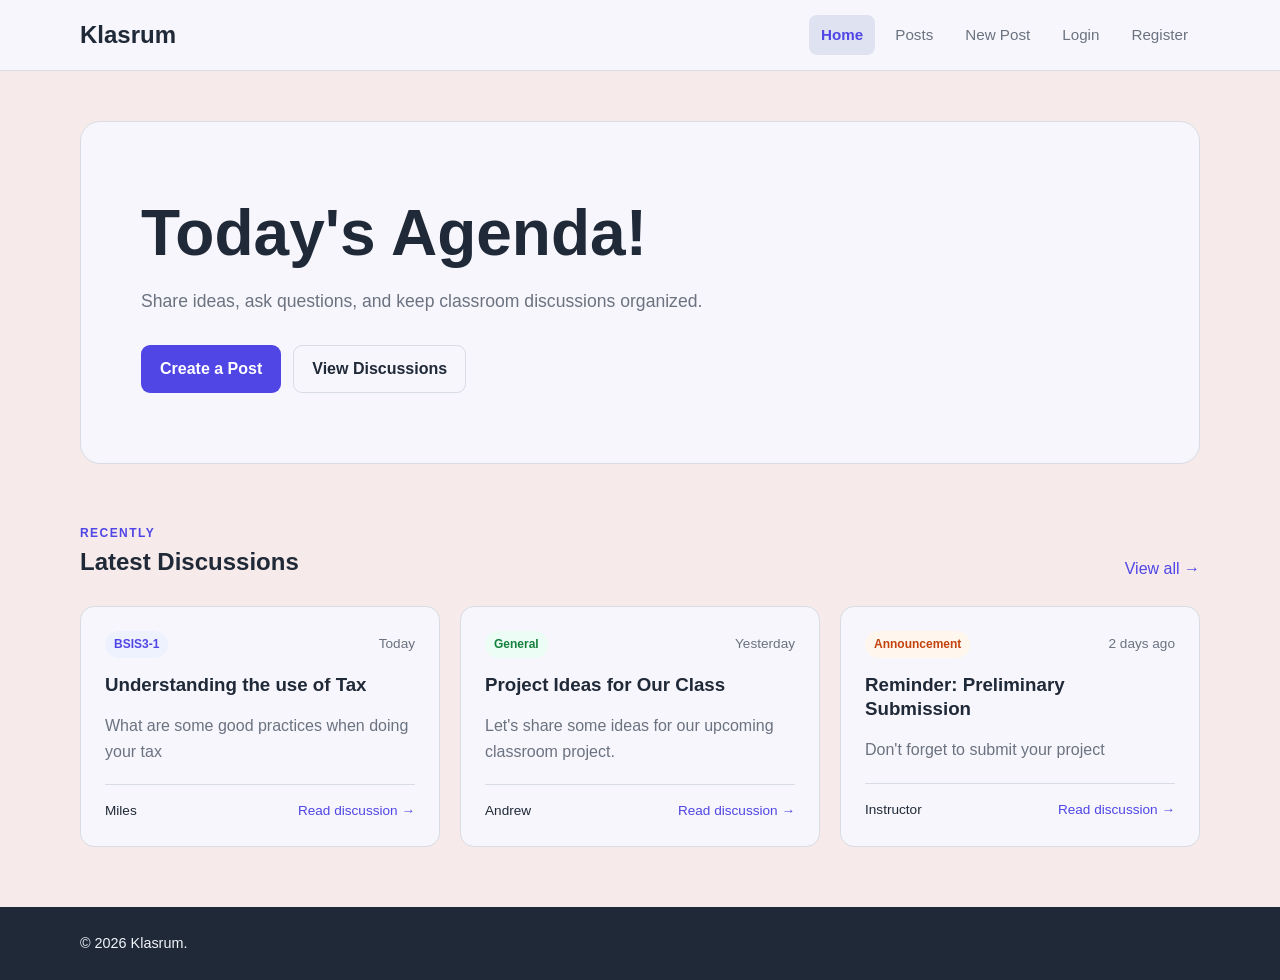
<file: klasrum_2.0/index.html>
<!DOCTYPE html>
<html lang="en">
<head>
    <meta charset="UTF-8">
    <meta name="viewport" content="width=device-width, initial-scale=1">
    <meta name="description" content="Klasrum - A simple classroom discussion board">
    <title>Home</title>
    <link rel="stylesheet" href="style.css">
</head>

<body>

    <header class="site-header">
        <div class="container nav-container">
            <a class="logo" href="index.html">Klasrum</a>

            <nav aria-label="Main navigation">
                <a class="active" href="index.html">Home</a>
                <a href="post.html">Posts</a>
                <a href="post-new.html">New Post</a>
                <a href="login.html">Login</a>
                <a href="register.html">Register</a>
            </nav>
        </div>
    </header>

    <main class="container">

        <section class="hero">
            <div>
                <p class="eyebrow"></p>
                <h1>Today's Agenda!</h1>
                <p>
                    Share ideas, ask questions, and keep classroom
                    discussions organized.
                </p>

                <div class="hero-buttons">
                    <a class="button primary-button" href="post-new.html">
                        Create a Post
                    </a>

                    <a class="button secondary-button" href="post.html">
                        View Discussions
                    </a>
                </div>
            </div>
        </section>

        <section class="section">
            <div class="section-heading">
                <div>
                    <p class="eyebrow">RECENTLY</p>
                    <h2>Latest Discussions</h2>
                </div>

                <a href="post.html">View all →</a>
            </div>

            <div class="post-grid">

                <article class="post-card">
                    <div class="post-meta">
                        <span class="tag">BSIS3-1</span>
                        <span>Today</span>
                    </div>

                    <h3>
                        Understanding the use of Tax
                    </h3>

                    <p>
                        What are some good practices when doing your tax
                    </p>

                    <div class="post-footer">
                        <span>Miles</span>
                        <a href="post.html">Read discussion →</a>
                    </div>
                </article>

                <article class="post-card">
                    <div class="post-meta">
                        <span class="tag green">General</span>
                        <span>Yesterday</span>
                    </div>

                    <h3>
                        Project Ideas for Our Class
                    </h3>

                    <p>
                        Let's share some ideas for our upcoming
                        classroom project.
                    </p>

                    <div class="post-footer">
                        <span>Andrew</span>
                        <a href="post.html">Read discussion →</a>
                    </div>
                </article>

                <article class="post-card">
                    <div class="post-meta">
                        <span class="tag orange">Announcement</span>
                        <span>2 days ago</span>
                    </div>

                    <h3>
                        Reminder: Preliminary Submission
                    </h3>

                    <p>
                        Don't forget to submit your project
                    </p>

                    <div class="post-footer">
                        <span>Instructor</span>
                        <a href="post.html">Read discussion →</a>
                    </div>
                </article>

            </div>
        </section>

    </main>

    <footer class="site-footer">
        <div class="container">
            <p>© 2026 Klasrum.</p>
        </div>
    </footer>

</body>
</html>
</file>
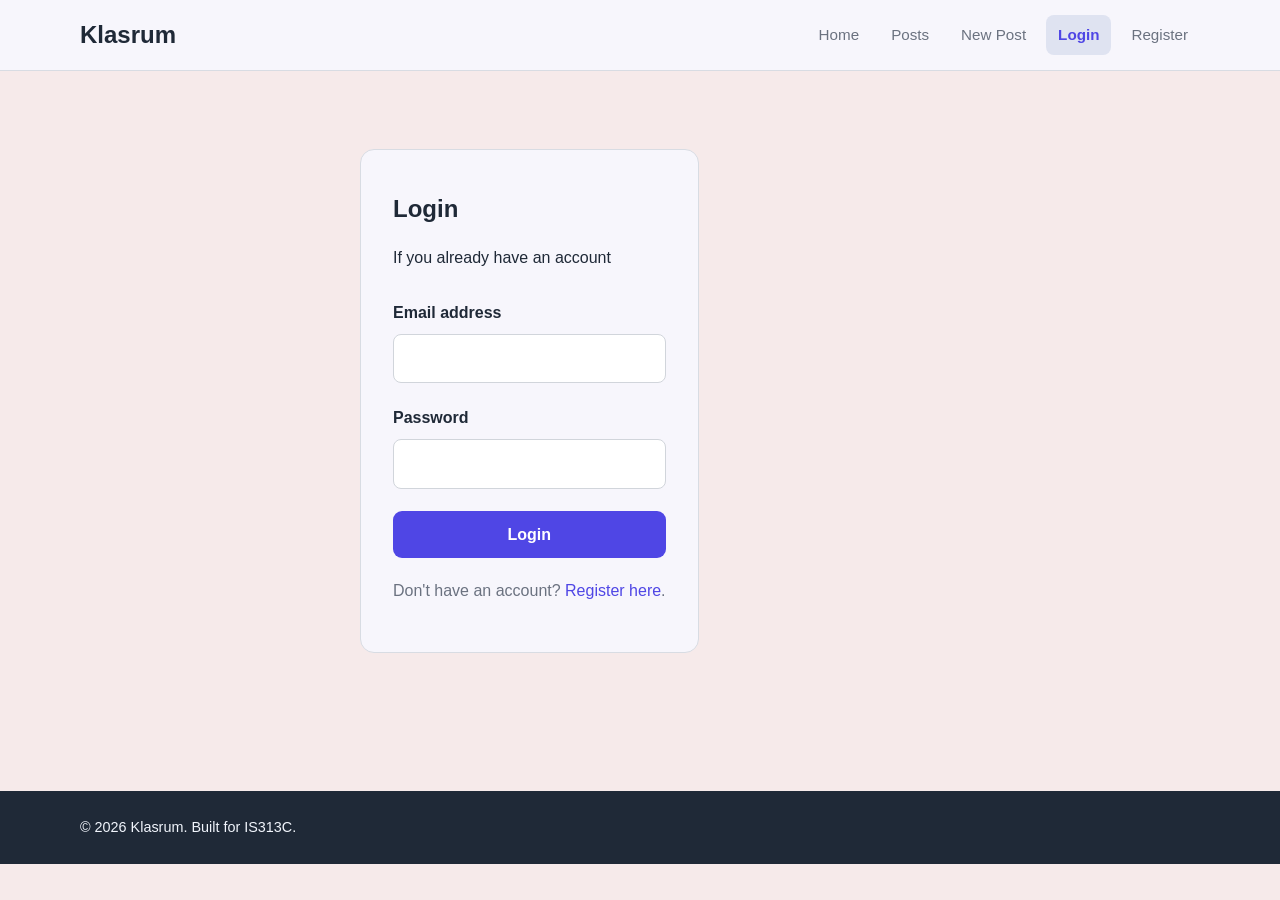
<file: klasrum_2.0/login.html>
<!DOCTYPE html>
<html lang="en">
<head>
    <meta charset="UTF-8">
    <meta name="viewport" content="width=device-width, initial-scale=1">
    <meta name="description" content="Login to Klasrum">
    <title>Login</title>
    <link rel="stylesheet" href="style.css">
</head>

<body>

    <header class="site-header">
        <div class="container nav-container">
            <a class="logo" href="index.html">Klasrum</a>

            <nav aria-label="Main navigation">
                <a href="index.html">Home</a>
                <a href="post.html">Posts</a>
                <a href="post-new.html">New Post</a>
                <a class="active" href="login.html">Login</a>
                <a href="register.html">Register</a>
            </nav>
        </div>
    </header>

    <main class="container auth-container">

        <section class="form-card">

            <div class="auth-heading">
                <p class="eyebrow"></p>
                <h1>Login</h1>
                <p>If you already have an account</p>
            </div>

            <form action="#" method="post">

                <div class="form-group">
                    <label for="email">Email address</label>

                    <input
                        type="email"
                        id="email"
                        name="email"
                        placeholder="               "
                        autocomplete="email"
                        required
                    >
                </div>

                <div class="form-group">
                    <label for="password">Password</label>

                    <input
                        type="password"
                        id="password"
                        name="password"
                        placeholder="                "
                        autocomplete="current-password"
                        required
                    >
                </div>

                <button
                    class="button primary-button full-button"
                    type="submit"
                >
                    Login
                </button>

            </form>

            <p class="form-note">
                Don't have an account?
                <a href="register.html">Register here</a>.
            </p>

        </section>

    </main>

    <footer class="site-footer">
        <div class="container">
            <p>© 2026 Klasrum. Built for IS313C.</p>
        </div>
    </footer>

</body>
</html>
</file>
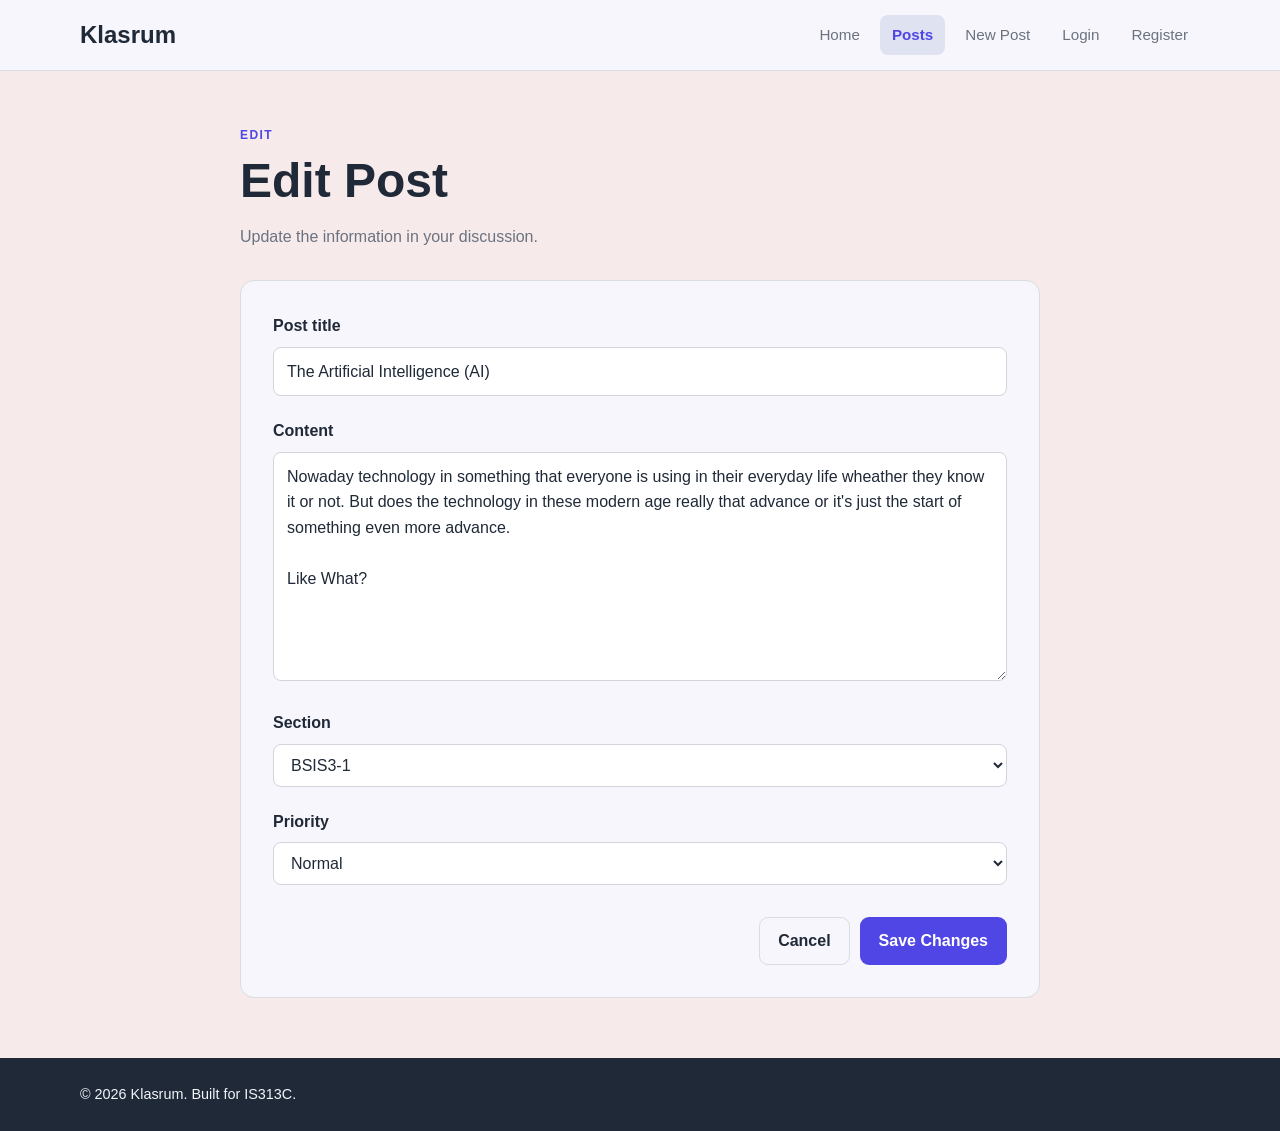
<file: klasrum_2.0/post-edit.html>
<!DOCTYPE html>
<html lang="en">
<head>
    <meta charset="UTF-8">
    <meta name="viewport" content="width=device-width, initial-scale=1">
    <meta name="description" content="Edit a Klasrum post">
    <title>sEdit Post</title>
    <link rel="stylesheet" href="style.css">
</head>

<body>

    <header class="site-header">
        <div class="container nav-container">
            <a class="logo" href="index.html">Klasrum</a>

            <nav aria-label="Main navigation">
                <a href="index.html">Home</a>
                <a class="active" href="post.html">Posts</a>
                <a href="post-new.html">New Post</a>
                <a href="login.html">Login</a>
                <a href="register.html">Register</a>
            </nav>
        </div>
    </header>

    <main class="container narrow-container">

        <div class="page-header">
            <p class="eyebrow">EDIT</p>
            <h1>Edit Post</h1>
            <p>
                Update the information in your discussion.
            </p>
        </div>

        <section class="form-card">

            <form action="#" method="post">

                <div class="form-group">
                    <label for="edit-title">Post title</label>

                    <input
                        type="text"
                        id="edit-title"
                        name="title"
                        value="The Artificial Intelligence (AI)"
                        required
                    >
                </div>

                <div class="form-group">
                    <label for="edit-content">Content</label>

                    <textarea
                        id="edit-content"
                        name="content"
                        rows="8"
                        required
                    >Nowaday technology in something that everyone is using in their everyday life wheather they know it or not. But does the technology in these modern age really that advance or it's just the start of something even more advance.

Like What?</textarea>
                </div>

                <div class="form-group">
                    <label for="edit-section">Section</label>

                    <select
                        id="edit-section"
                        name="section"
                        required
                    >
                        <option value="BSIS3-1" selected>
                            BSIS3-1
                        </option>

                        <option value="general">
                            General
                        </option>

                        <option value="announcements">
                            Announcements
                        </option>
                    </select>
                </div>

                <div class="form-group">
                    <label for="edit-priority">Priority</label>

                    <select
                        id="edit-priority"
                        name="priority"
                        required
                    >
                        <option value="low">
                            Low
                        </option>

                        <option value="normal" selected>
                            Normal
                        </option>

                        <option value="high">
                            High
                        </option>
                    </select>
                </div>

                <div class="form-actions">

                    <a
                        class="button secondary-button"
                        href="post.html"
                    >
                        Cancel
                    </a>

                    <button
                        class="button primary-button"
                        type="submit"
                    >
                        Save Changes
                    </button>

                </div>

            </form>

        </section>

    </main>

    <footer class="site-footer">
        <div class="container">
            <p>© 2026 Klasrum. Built for IS313C.</p>
        </div>
    </footer>

</body>
</html>
</file>
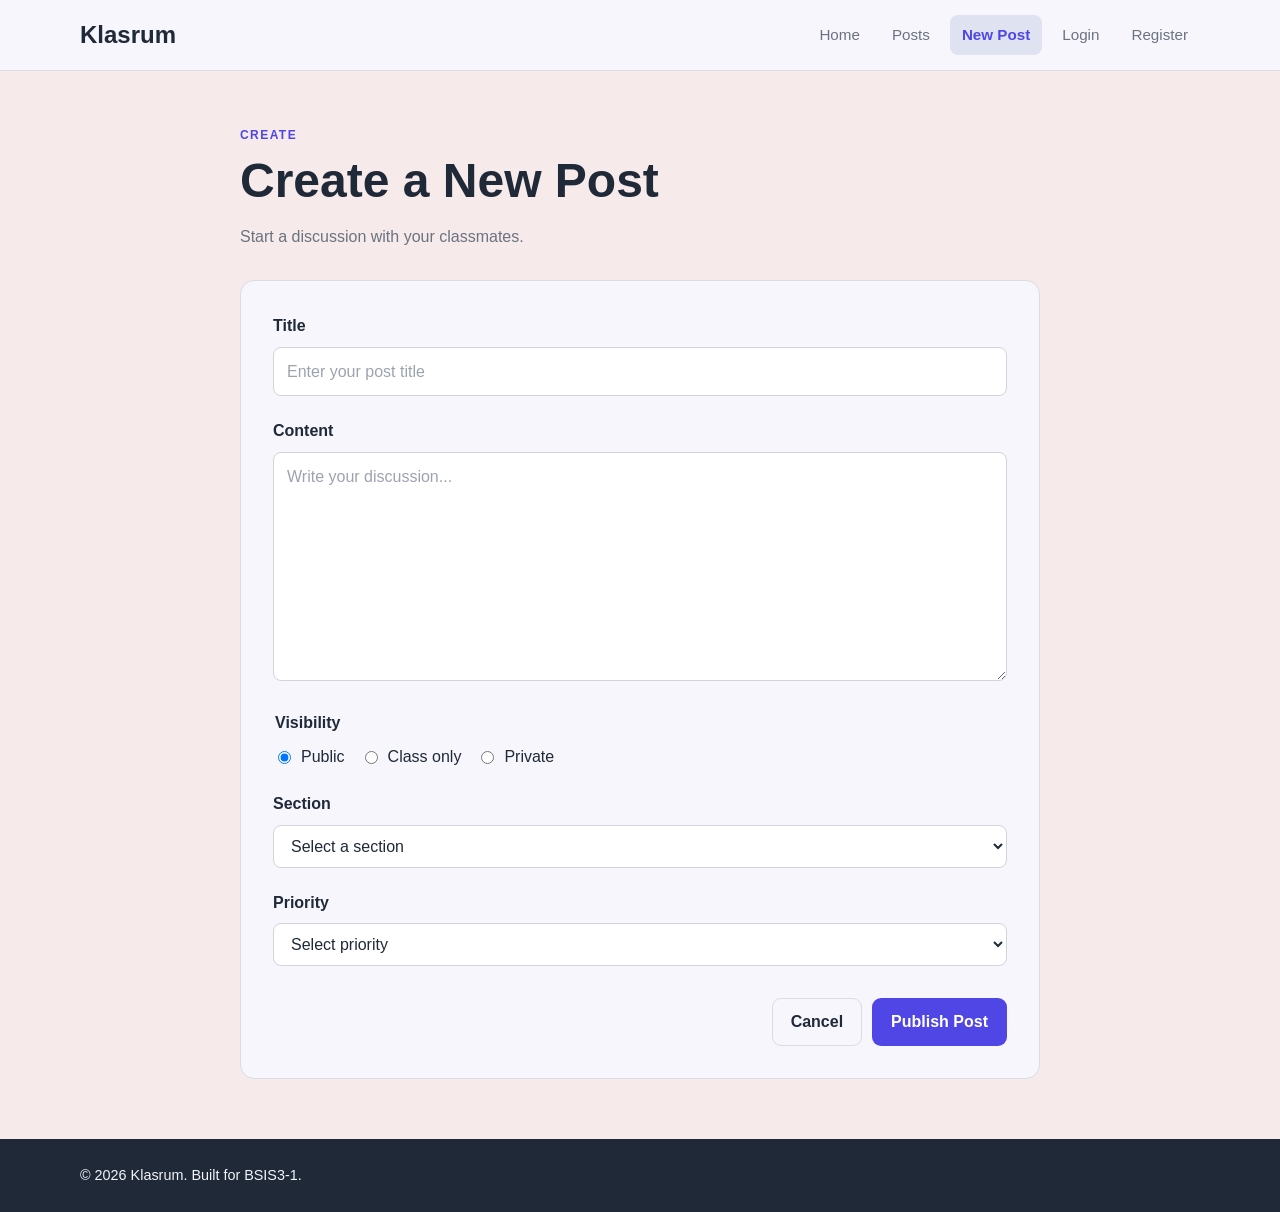
<file: klasrum_2.0/post-new.html>
<!DOCTYPE html>
<html lang="en">
<head>
    <meta charset="UTF-8">
    <meta name="viewport" content="width=device-width, initial-scale=1">
    <meta name="description" content="Create a new Klasrum post">
    <title>New Post</title>
    <link rel="stylesheet" href="style.css">
</head>

<body>

    <header class="site-header">
        <div class="container nav-container">
            <a class="logo" href="index.html">Klasrum</a>

            <nav aria-label="Main navigation">
                <a href="index.html">Home</a>
                <a href="post.html">Posts</a>
                <a class="active" href="post-new.html">New Post</a>
                <a href="login.html">Login</a>
                <a href="register.html">Register</a>
            </nav>
        </div>
    </header>

    <main class="container narrow-container">

        <div class="page-header">
            <p class="eyebrow">CREATE</p>
            <h1>Create a New Post</h1>
            <p>
                Start a discussion with your classmates.
            </p>
        </div>

        <section class="form-card">

            <form action="#" method="post">

                <div class="form-group">
                    <label for="title">Title</label>
                    <input
                        type="text"
                        id="title"
                        name="title"
                        placeholder="Enter your post title"
                        required
                    >
                </div>

                <div class="form-group">
                    <label for="content">Content</label>
                    <textarea
                        id="content"
                        name="content"
                        rows="8"
                        placeholder="Write your discussion..."
                        required
                    ></textarea>
                </div>

                <div class="form-group">

                    <fieldset>
                        <legend>Visibility</legend>

                        <div class="radio-group">

                            <label>
                                <input
                                    type="radio"
                                    name="visibility"
                                    value="public"
                                    checked
                                >
                                Public
                            </label>

                            <label>
                                <input
                                    type="radio"
                                    name="visibility"
                                    value="class"
                                >
                                Class only
                            </label>

                            <label>
                                <input
                                    type="radio"
                                    name="visibility"
                                    value="private"
                                >
                                Private
                            </label>

                        </div>

                    </fieldset>

                </div>

                <div class="form-group">
                    <label for="section">Section</label>

                    <select id="section" name="section" required>

                        <option value="">
                            Select a section
                        </option>

                        <option value="BSIS3-1">
                            BSIS3-1
                        </option>

                        <option value="general">
                            General
                        </option>

                        <option value="announcements">
                            Announcements
                        </option>

                    </select>
                </div>

                <div class="form-group">
                    <label for="priority">Priority</label>

                    <select id="priority" name="priority" required>

                        <option value="">
                            Select priority
                        </option>

                        <option value="low">
                            Low
                        </option>

                        <option value="normal">
                            Normal
                        </option>

                        <option value="high">
                            High
                        </option>

                    </select>
                </div>

                <div class="form-actions">

                    <a
                        class="button secondary-button"
                        href="index.html"
                    >
                        Cancel
                    </a>

                    <button
                        class="button primary-button"
                        type="submit"
                    >
                        Publish Post
                    </button>
                    
                </div>

            </form>

        </section>

    </main>

    <footer class="site-footer">
        <div class="container">
            <p>© 2026 Klasrum. Built for BSIS3-1.</p>
        </div>
    </footer>

</body>
</html>
</file>
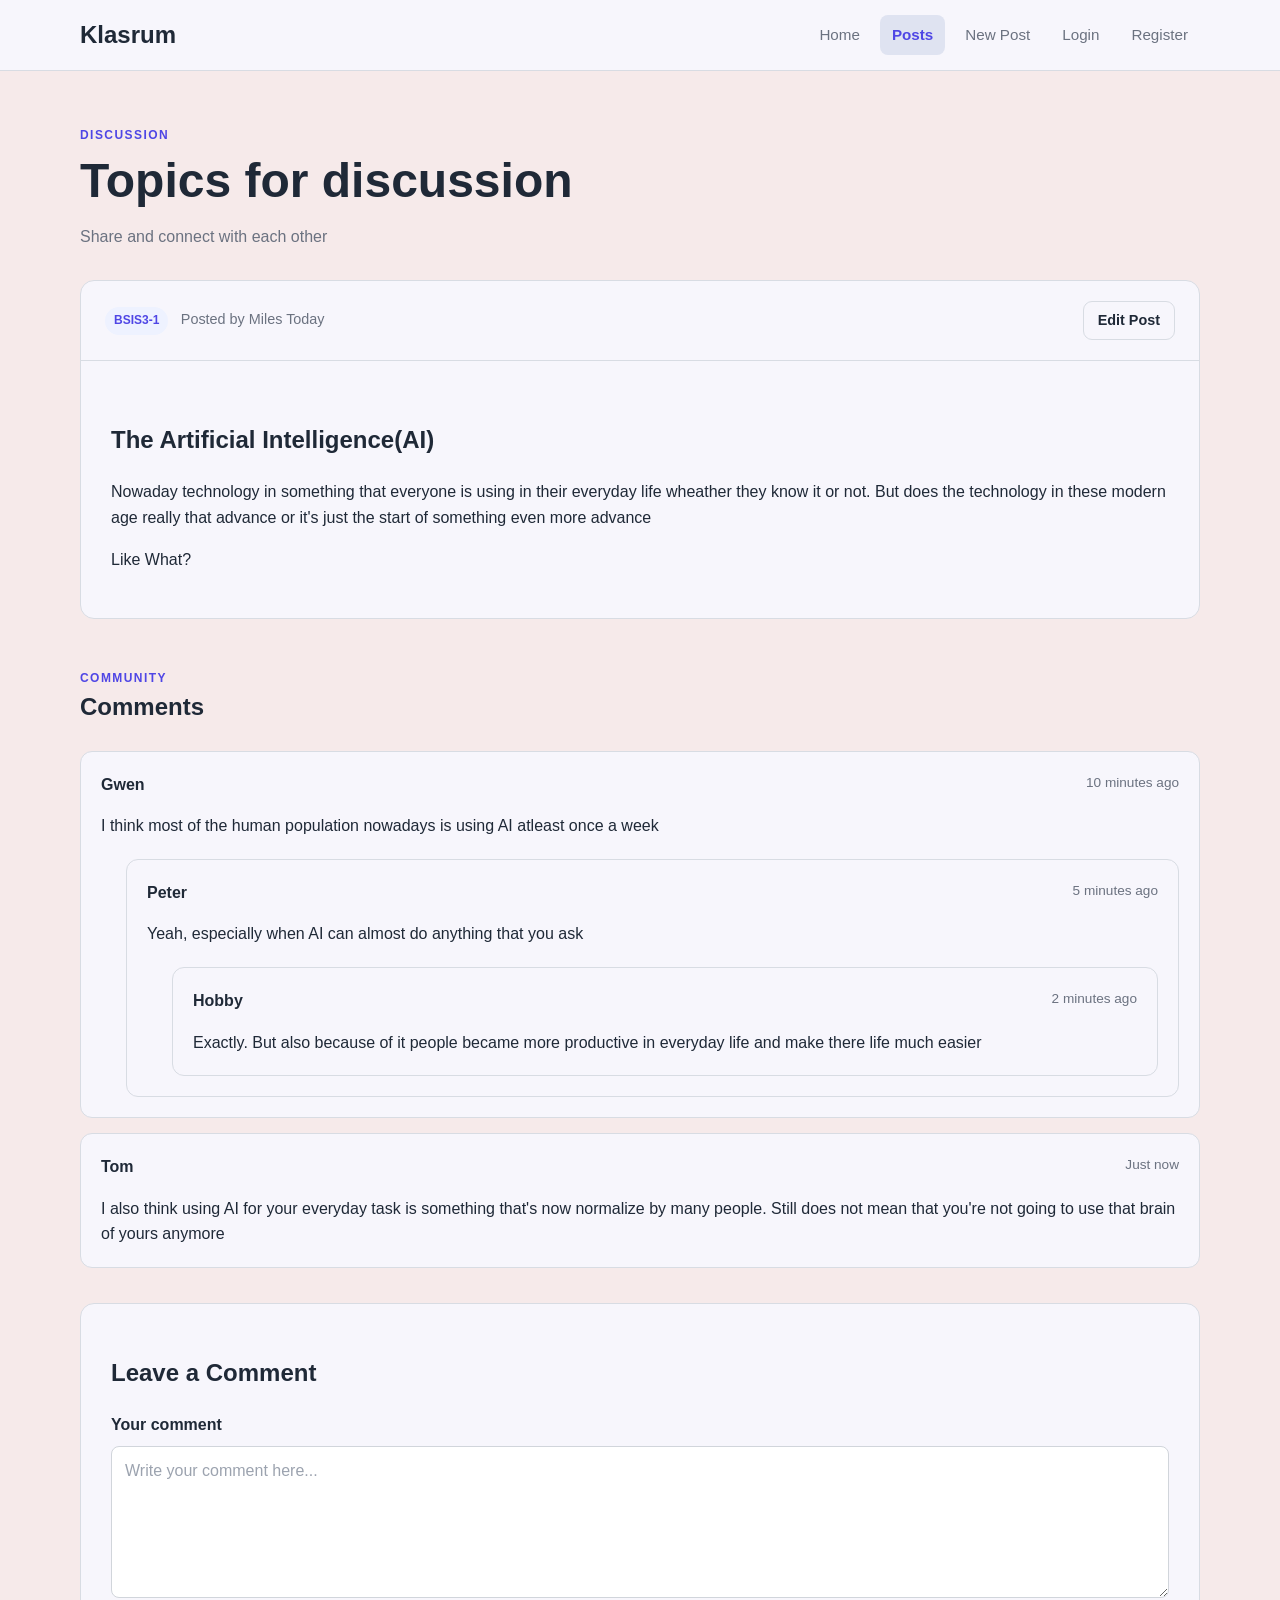
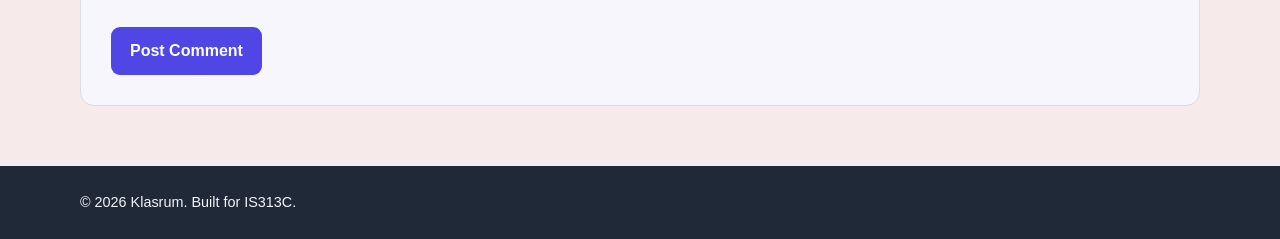
<file: klasrum_2.0/post.html>
<!DOCTYPE html>
<html lang="en">
<head>
    <meta charset="UTF-8">
    <meta name="viewport" content="width=device-width, initial-scale=1">
    <meta name="description" content="Klasrum classroom discussion">
    <title>Discussion</title>
    <link rel="stylesheet" href="style.css">
</head>

<body>

    <header class="site-header">
        <div class="container nav-container">
            <a class="logo" href="index.html">Klasrum</a>

            <nav aria-label="Main navigation">
                <a href="index.html">Home</a>
                <a class="active" href="post.html">Posts</a>
                <a href="post-new.html">New Post</a>
                <a href="login.html">Login</a>
                <a href="register.html">Register</a>
            </nav>
        </div>
    </header>

    <main class="container">

        <div class="page-header">
            <p class="eyebrow">DISCUSSION</p>
            <h1>Topics for discussion</h1>
            <p>
                Share and connect with each other
            </p>
        </div>

        <article class="discussion">

            <div class="discussion-header">
                <div>
                    <span class="tag">BSIS3-1</span>
                    <span class="muted">Posted by Miles Today</span>
                </div>

                <a class="button small-button secondary-button"
                   href="post-edit.html">
                    Edit Post
                </a>
            </div>

            <div class="discussion-content">


                 <h2>The Artificial Intelligence(AI)</h2>

                <p>
                    Nowaday technology in something that everyone is using in their everyday life wheather they know it or not. But does the technology in these modern age really that advance or it's just the start of something even more advance
                </p>

                <p>
                   Like What?
                </p>
            </div>

        </article>

        <section class="comments">

            <div class="section-heading">
                <div>
                    <p class="eyebrow">COMMUNITY</p>
                    <h2>Comments</h2>
                </div>
            </div>

            <div class="comment">

                <div class="comment-header">
                    <strong>Gwen</strong>
                    <span>10 minutes ago</span>
                </div>

                <p>
                   I think most of the human population nowadays is using AI atleast once a week
                </p>

                                                        <!-- First level reply -->
                <div class="comment reply">

                    <div class="comment-header">
                        <strong>Peter</strong>
                        <span>5 minutes ago</span>
                    </div>

                    <p>
                        Yeah, especially when AI can almost do anything that you ask 
                    </p>

                                                        <!-- Second level reply -->
                    <div class="comment reply nested-reply">

                        <div class="comment-header">
                            <strong>Hobby</strong>
                            <span>2 minutes ago</span>
                        </div>

                        <p>
                            Exactly. But also because of it people became more productive in everyday life and make there life much easier
                        </p>

                    </div>

                </div>

            </div>

            <div class="comment">

                <div class="comment-header">
                    <strong>Tom</strong>
                    <span>Just now</span>
                </div>

                <p>
                    I also think using AI for your everyday task is something that's now normalize by many people. Still does not mean that 
                    you're not going to use that brain of yours anymore 
                </p>

            </div>

        </section>

        <section class="comment-form">

            <h2>Leave a Comment</h2>

            <form action="#" method="post">

                <div class="form-group">
                    <label for="comment">Your comment</label>
                    <textarea
                        id="comment"
                        name="comment"
                        rows="5"
                        placeholder="Write your comment here..."
                        required
                    ></textarea>
                </div>

                <button class="button primary-button" type="submit">
                    Post Comment
                </button>

            </form>

        </section>

    </main>

    <footer class="site-footer">
        <div class="container">
            <p>© 2026 Klasrum. Built for IS313C.</p>
        </div>
    </footer>

</body>
</html>
</file>
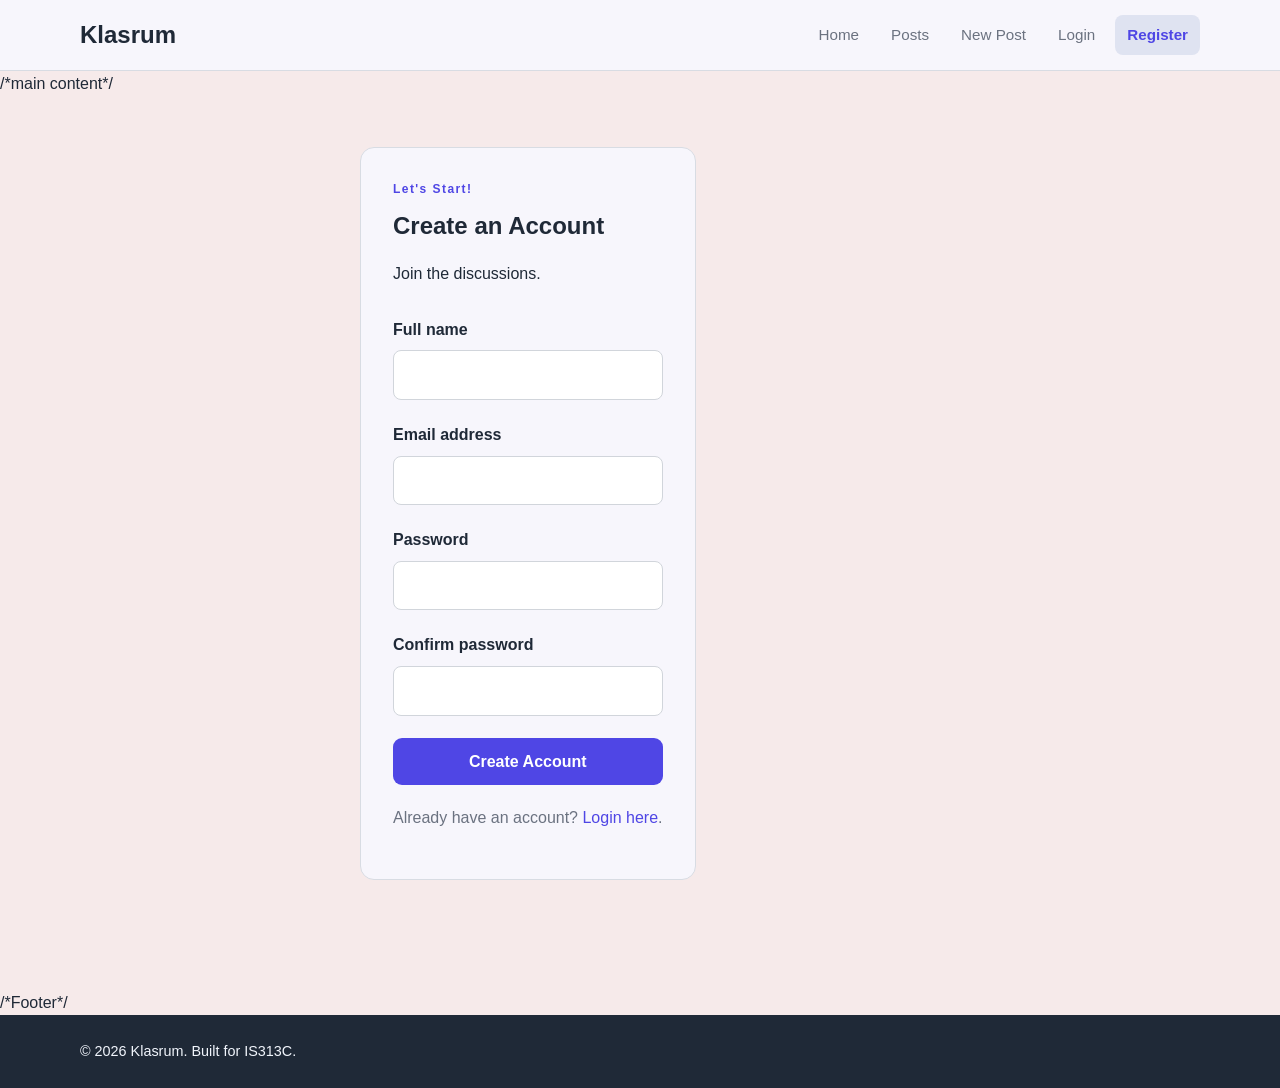
<file: klasrum_2.0/register.html>
<!DOCTYPE html>
<html lang="en">
<head>
    <meta charset="UTF-8">
    <meta name="viewport" content="width=device-width, initial-scale=1">
    <meta name="description" content="Create a Klasrum account">
    <title>Register</title>
    <link rel="stylesheet" href="style.css">
</head>

<body>

    <header class="site-header">
        <div class="container nav-container">
            <a class="logo" href="index.html">Klasrum</a>

            <nav aria-label="Main navigation">
                <a href="index.html">Home</a>
                <a href="post.html">Posts</a>
                <a href="post-new.html">New Post</a>
                <a href="login.html">Login</a>
                <a class="active" href="register.html">Register</a>
            </nav>
        </div>
    </header>


/*main content*/


    <main class="container auth-container">

        <section class="form-card">

            <div class="auth-heading">
                <p class="eyebrow">Let's Start!</p>
                <h1>Create an Account</h1>
                <p>
                    Join the discussions.
                </p>
            </div>

            <form action="#" method="post">

                <div class="form-group">
                    <label for="name">Full name</label>

                    <input
                        type="text"
                        id="name"
                        name="name"
                        placeholder="                  "
                        autocomplete="name"
                        required
                    >
                </div>

                <div class="form-group">
                    <label for="register-email">
                        Email address
                    </label>

                    <input
                        type="email"
                        id="register-email"
                        name="email"
                        placeholder="                  "
                        autocomplete="email"
                        required
                    >
                </div>

                <div class="form-group">
                    <label for="register-password">
                        Password
                    </label>

                    <input
                        type="password"
                        id="register-password"
                        name="password"
                        placeholder="                   "
                        autocomplete="new-password"
                        required
                    >
                </div>

                <div class="form-group">
                    <label for="confirm-password">
                        Confirm password
                    </label>

                    <input
                        type="password"
                        id="confirm-password"
                        name="confirm_password"
                        placeholder="                    "
                        autocomplete="new-password"
                        required
                    >
                </div>

                <button
                    class="button primary-button full-button"
                    type="submit"
                >
                    Create Account
                </button>

            </form>

            <p class="form-note">
                Already have an account?
                <a href="login.html">Login here</a>.
            </p>

        </section>

    </main>








                                                                  /*Footer*/




    <footer class="site-footer">
        <div class="container">
            <p>© 2026 Klasrum. Built for IS313C.</p>
        </div>
    </footer>

</body>
</html>
</file>
<file: klasrum_2.0/style.css>
:root {
    --color-primary: #4f46e5;
    --color-primary-dark: #cccbda;
    --color-background: #ebf0f9;
    --color-surface: #f7f6fc;
    --color-text: #1f2937;
    --color-muted: #6b7280;
    --color-border: #d8dce3;
    --color-green: #15803d;
    --color-orange: #c2410c;
    --color-focus: #0078e8;
}

* {
    box-sizing: border-box;
}

html {
    scroll-behavior: smooth;
}

body {
    margin: 0;
    background: var(--color-background);
    color: var(--color-text);
    font-family: Arial, Helvetica, sans-serif;
    line-height: 1.6;
    background-color: rgb(246, 234, 234);
    
}

img {
    max-width: 100%;
    height: auto;
}

a {
    color: var(--color-primary);
    text-decoration: none;
}

a:hover {
    text-decoration: underline;
}

button,
input,
textarea,
select {
    font: inherit;
}

button,
a {
    -webkit-tap-highlight-color: transparent;
}

                                                                        /* Keyboard focus */

:focus-visible {
    outline: 3px solid var(--color-focus);
    outline-offset: 3px;
}

                                                                            /* Layout */

.container {
    width: min(1120px, calc(100% - 40px));
    margin: 0 auto;
}

.narrow-container {
    max-width: 800px;
}

.auth-container {
    max-width: 560px;
    min-height: calc(100vh - 180px);
    display: flex;
    align-items: center;
    padding-top: 50px;
    padding-bottom: 50px;
}

                                                                            /* Header */

.site-header {
    background: var(--color-surface);
    border-bottom: 1px solid var(--color-border);
    position: sticky;
    top: 0;
    z-index: 10;
}

.nav-container {
    min-height: 70px;
    display: flex;
    align-items: center;
    justify-content: space-between;
    gap: 30px;
}

.logo {
    color: var(--color-text);
    font-size: 1.5rem;
    font-weight: 800;
}

.logo:hover {
    text-decoration: none;
}

nav {
    display: flex;
    align-items: center;
    gap: 8px;
}

nav a {
    color: var(--color-muted);
    padding: 8px 12px;
    border-radius: 8px;
    font-size: 0.95rem;
}

nav a:hover {
    background: var(--color-background);
    text-decoration: none;
    color: var(--color-text);
}

nav a.active {
    background: #dfe3f1;
    color: var(--color-primary);
    font-weight: 700;
}

                                                                                /* Hero */

.hero {
    margin-top: 50px;
    padding: 70px 60px;
    background: var(--color-surface);
    border: 1px solid var(--color-border);
    border-radius: 20px;
}

.eyebrow {
    margin: 0 0 8px;
    color: var(--color-primary);
    font-size: 0.75rem;
    font-weight: 800;
    letter-spacing: 0.12em;
}

.hero h1 {  
    max-width: 700px;
    margin: 0;
    font-size: clamp(2.2rem, 5vw, 4.2rem);
    line-height: 1.05;
}

.hero p:not(.eyebrow) {
    max-width: 620px;
    margin: 20px 0 0;
    color: var(--color-muted);
    font-size: 1.1rem;
}

.hero-buttons {
    display: flex;
    flex-wrap: wrap;
    gap: 12px;
    margin-top: 30px;
}

                                                                            /* Buttons */

.button {
    display: inline-flex;
    align-items: center;
    justify-content: center;
    min-height: 44px;
    padding: 10px 18px;
    border: 1px solid transparent;
    border-radius: 9px;
    cursor: pointer;
    font-weight: 700;
    text-decoration: none;
}

.button:hover {
    text-decoration: none;
}

.primary-button {
    background: var(--color-primary);
    color: white;
}

.primary-button:hover {
    background: var(--color-primary-dark);
    color: white;
}

.secondary-button {
    background: var(--color-surface);
    border-color: var(--color-border);
    color: var(--color-text);
}

.secondary-button:hover {
    background: var(--color-background);
}

.small-button {
    min-height: 38px;
    padding: 7px 14px;
    font-size: 0.9rem;
}

.full-button {
    width: 100%;
}

                                                                        /* Sections */

.section {
    padding: 60px 0;
}

.section-heading {
    display: flex;
    align-items: end;
    justify-content: space-between;
    gap: 20px;
    margin-bottom: 24px;
}

.section-heading h2 {
    margin: 0;
}

.section-heading p {
    margin: 0;
}

                                                                /* Post cards */

.post-grid {
    display: grid;
    grid-template-columns: repeat(3, 1fr);
    gap: 20px;
}

.post-card {
    background: var(--color-surface);
    border: 1px solid var(--color-border);
    border-radius: 14px;
    padding: 24px;
}

.post-card h3 {
    margin: 15px 0 10px;
    line-height: 1.3;
}

.post-card p {
    color: var(--color-muted);
}

.post-meta {
    display: flex;
    align-items: center;
    justify-content: space-between;
    gap: 10px;
    color: var(--color-muted);
    font-size: 0.85rem;
}

.tag {
    display: inline-block;
    padding: 4px 9px;
    border-radius: 999px;
    background: #eef2ff;
    color: var(--color-primary);
    font-size: 0.75rem;
    font-weight: 700;
}

.tag.green {
    background: #ecfdf5;
    color: var(--color-green);
}

.tag.orange {
    background: #fff7ed;
    color: var(--color-orange);
}

.post-footer {
    display: flex;
    align-items: center;
    justify-content: space-between;
    gap: 10px;
    margin-top: 20px;
    padding-top: 15px;
    border-top: 1px solid var(--color-border);
    font-size: 0.85rem;
}

                                                                    /* Page header */

.page-header {
    padding: 55px 0 30px;
}

.page-header h1 {
    margin: 0;
    font-size: clamp(2rem, 5vw, 3rem);
    line-height: 1.15;
}

.page-header p:not(.eyebrow) {
    color: var(--color-muted);
    margin-bottom: 0;
}

                                                                    /* Discussion */

.discussion {
    background: var(--color-surface);
    border: 1px solid var(--color-border);
    border-radius: 14px;
    overflow: hidden;
}

.discussion-header {
    display: flex;
    align-items: center;
    justify-content: space-between;
    gap: 20px;
    padding: 20px 24px;
    border-bottom: 1px solid var(--color-border);
}

.muted {
    color: var(--color-muted);
    margin-left: 8px;
    font-size: 0.9rem;
}

.discussion-content {
    padding: 30px;
}

.discussion-content h2 {
    margin-top: 30px;
}

                                                                                      /* Comments */

.comments {
    padding: 50px 0 20px;
}

.comment {
    background: var(--color-surface);
    border: 1px solid var(--color-border);
    border-radius: 12px;
    padding: 20px;
    margin-bottom: 15px;
}

.comment-header {
    display: flex;
    justify-content: space-between;
    gap: 15px;
}

.comment-header span {
    color: var(--color-muted);
    font-size: 0.85rem;
}

.comment p {
    margin-bottom: 0;
}

.reply {
    margin-top: 20px;
    margin-bottom: 0;
    margin-left: 25px;
}

.nested-reply {
    margin-left: 25px;
}

                                                                                 /* Forms */

.form-card {
    background: var(--color-surface);
    border: 1px solid var(--color-border);
    border-radius: 14px;
    padding: 32px;
    margin-bottom: 60px;
}

.form-group {
    margin-bottom: 22px;
}

.form-group > label,
fieldset legend {
    display: block;
    margin-bottom: 8px;
    font-weight: 700;
}

input,
textarea,
select {
    width: 100%;
    border: 1px solid #d1d5db;
    border-radius: 8px;
    padding: 11px 13px;
    background: white;
    color: var(--color-text);
}

textarea {
    resize: vertical;
    min-height: 120px;
}

input::placeholder,
textarea::placeholder {
    color: #9ca3af;
}

fieldset {
    border: 0;
    padding: 0;
    margin: 0;
}

.radio-group {
    display: flex;
    flex-wrap: wrap;
    gap: 15px;
}

.radio-group label {
    display: flex;
    align-items: center;
    gap: 7px;
    font-weight: 400;
}

.radio-group input {
    width: auto;
}

.form-actions {
    display: flex;
    justify-content:flex-end;
    gap: 10px;
    padding-top: 10px;
}

.form-note {
    margin-top: 20px;
    text-align: center;
    color: var(--color-muted);
}

.auth-heading {
    margin-bottom: 30px;
}

.auth-heading h1 {
    margin: 0;
}

                                                                    /* Comment form */

.comment-form {
    background: var(--color-surface);
    border: 1px solid var(--color-border);
    border-radius: 14px;
    padding: 30px;
    margin-bottom: 60px;
}

                                                                        /* Footer */

.site-footer {
    background: var(--color-text);
    color: #f1f5fc;
    padding: 25px 0;
   
}

.site-footer p {
    margin: 0;
    font-size: 0.9rem;
}


                                                                            /* Mobile */

@media (max-width: 600px) {

    .container {
        width: min(100% - 24px, 1120px);
    }

    .site-header {
        position: static;
    }

    .nav-container {
        align-items: stretch;
    }

    .logo {
        text-align: center;
    }

    nav {
        display: grid;
        grid-template-columns: repeat(2, 1fr);
        width: 100%;
    }

    nav a {
        text-align: center;
    }

    .hero {
        margin-top: 25px;
        padding: 35px 22px;
        border-radius: 14px;
    }

    .hero h1 {
        font-size: 2.2rem;
    }

    .hero-buttons {
        flex-direction: column;
    }

    .hero-buttons .button {
        width: 100%;
    }

    .section {
        padding: 40px 0;
    }

    .section-heading {
        align-items: flex-start;
        flex-direction: column;
    }

    .post-grid {
        grid-template-columns: 1fr;
    }

    .page-header {
        padding: 35px 0 20px;
    }

    .discussion-header {
        align-items: flex-start;
        flex-direction: column;
    }

    .discussion-content {
        padding: 22px;
    }

    .muted {
        display: block;
        margin: 8px 0 0;
    }

    .comment-header {
        flex-direction: column;
        gap: 3px;
    }

    .reply {
        margin-left: 12px;
    }

    .nested-reply {
        margin-left: 10px;
    }

    .form-card,
    .comment-form {
        padding: 22px;
    }

    .form-actions {
        flex-direction: column-reverse;
    }

    .form-actions .button {
        width: 100%;
    }

    .auth-container {
        min-height: auto;
        padding-top: 30px;
        padding-bottom: 30px;
    }



}
</file>
